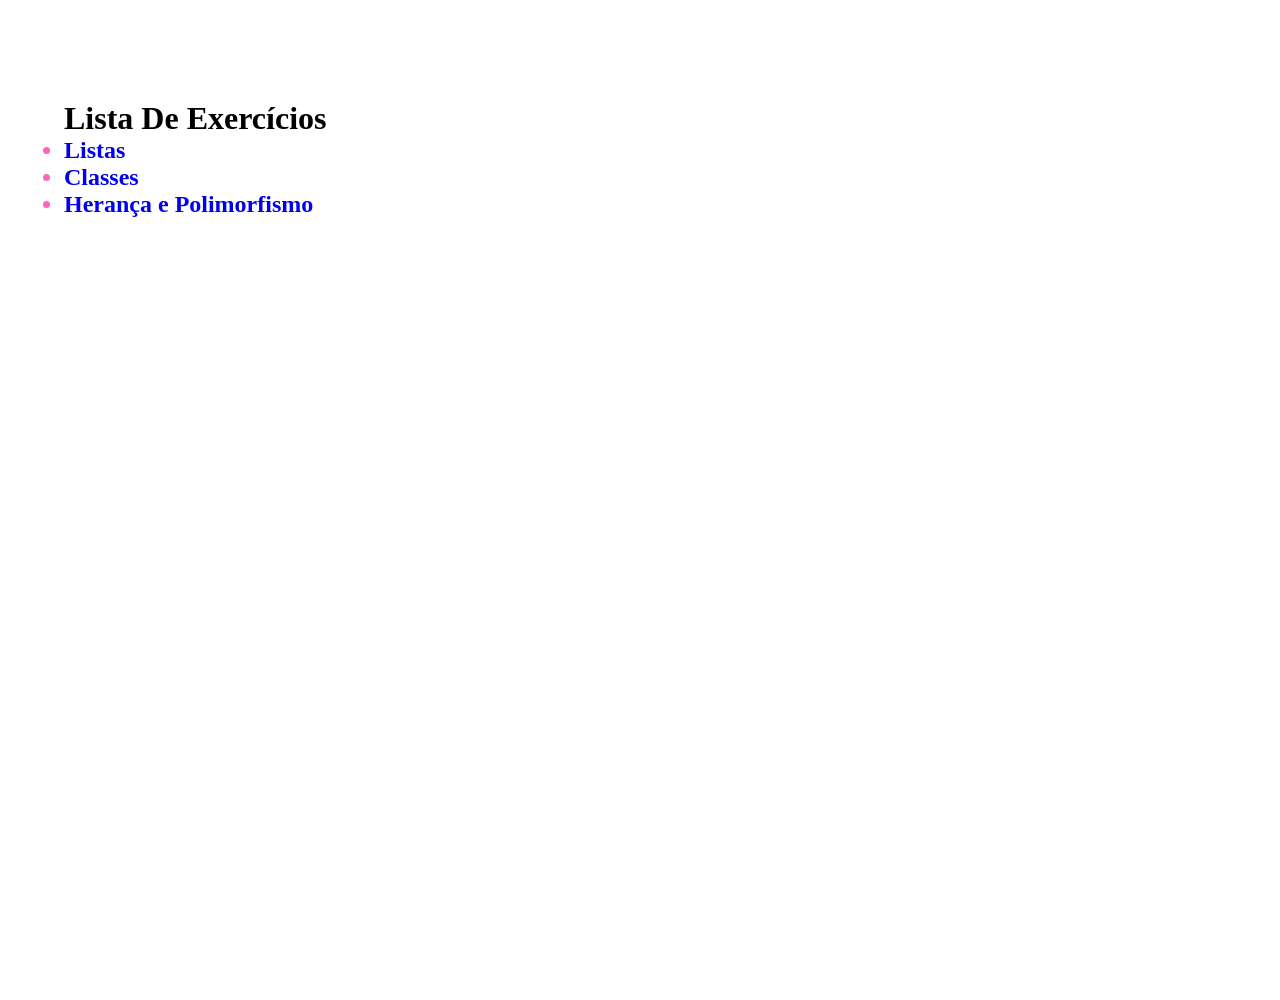
<file: docs/index.html>
<!DOCTYPE html>
<html lang="en">

<head>
  <meta charset="UTF-8">
  <meta name="viewport" content="width=device-width, initial-scale=1.0">
  <title>Projeto Senac Exercícios</title>
  <style>
    body {
        height: 100vh;
        width: 90vw;
        box-sizing: border-box;
        margin: 0 auto;
    }

    ul {
        width: 100%;
        height: 50%;
        margin-top: 100px;
        padding: 0;
        font-style: normal;
        font-weight: bold;
        font-size: 24pt;
    }

    li {
        font-size: 18pt;
        color: #ff65bb;   
    }

    a {
        text-decoration: none;
    }

    li:hover {
        font-size: 20pt;
        font-weight: bolder;
        transition: font-size font-weight 0.5s;
    }
  </style>
  
</head>

<body>

  <ul>
    Lista De Exercícios
    <li>
      <a href="../proj/lista/index.html"> Listas </a>
    </li>
    <li>
      <a href="../proj/classes/index.html"> Classes </a>
    </li>
    <li>
      <a href="../proj/heranca_polimorfismo/index.html"> Herança e Polimorfismo </a>
    </li>
  </ul>
  
</body>

</html>
</file>
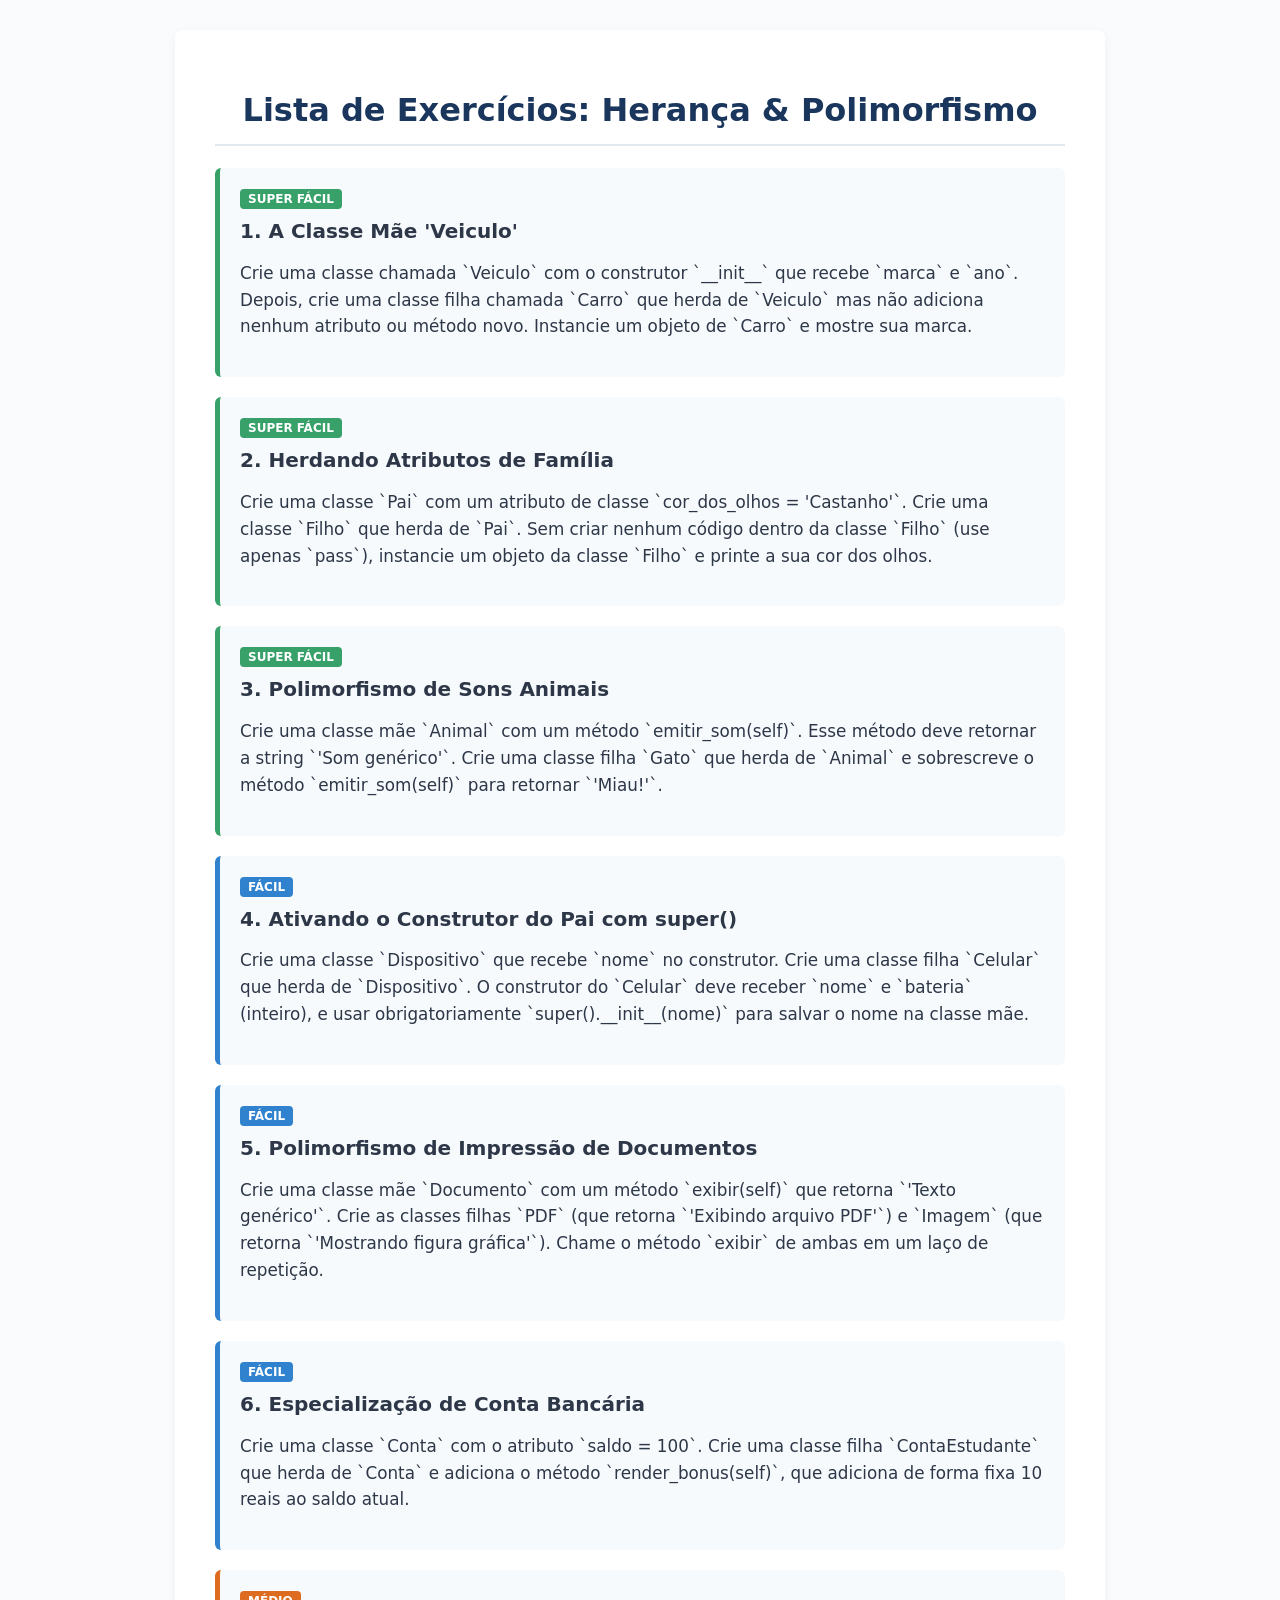
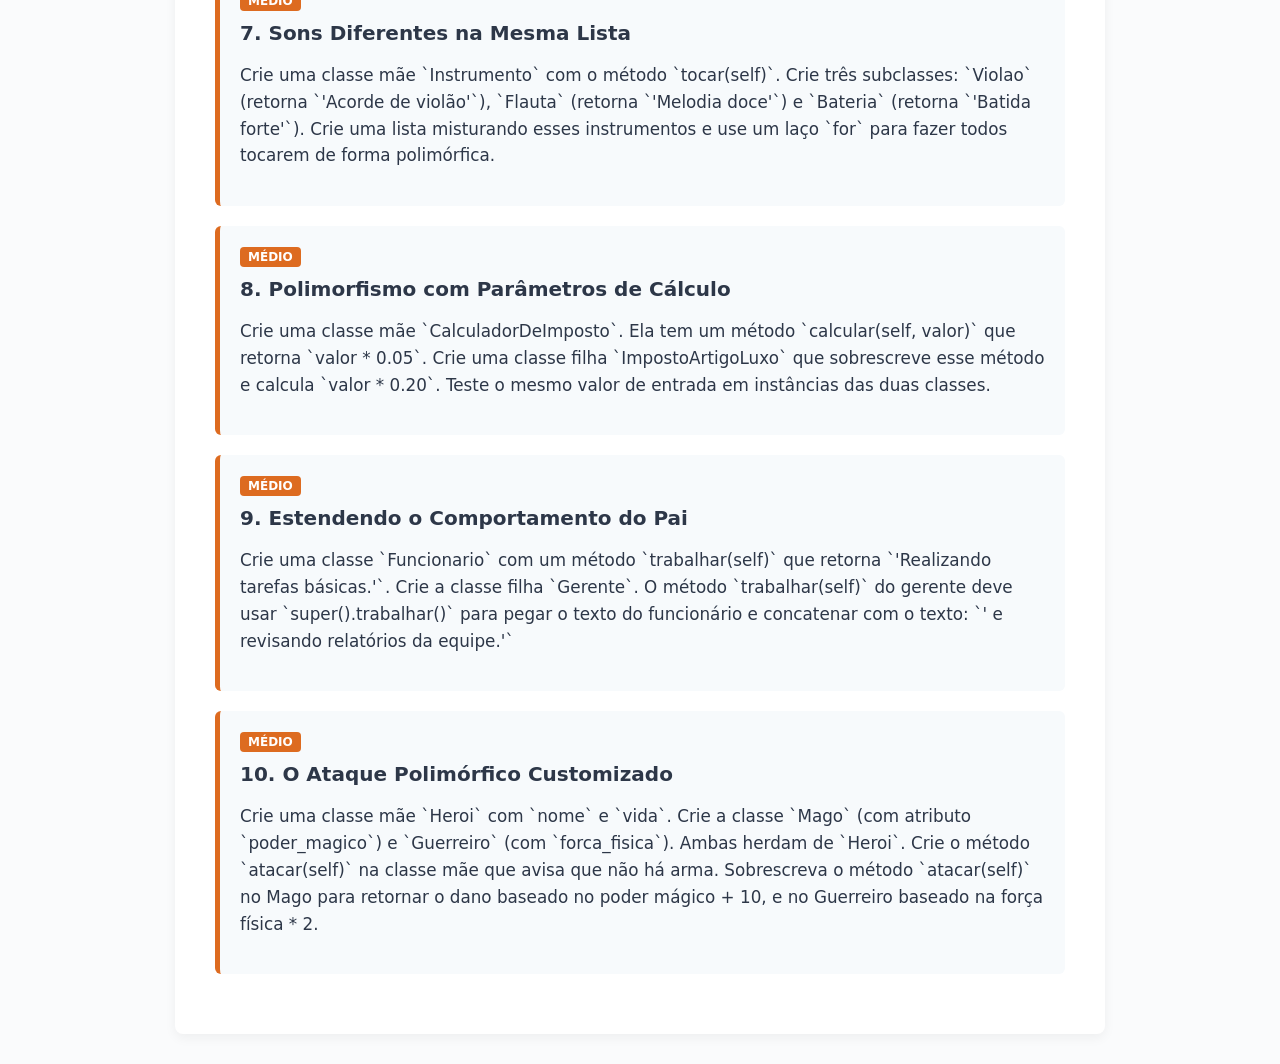
<file: proj/heranca_polimorfismo/index.html>
<!DOCTYPE html>
<html lang="pt-BR">
<head>
    <meta charset="UTF-8">
    <meta name="viewport" content="width=device-width, initial-scale=1.0">
    <title>Exercícios - Herança e Polimorfismo</title>
    <style>
        body { font-family: 'Segoe UI', system-ui, sans-serif; background-color: #fafbfc; color: #2d3748; padding: 30px; margin: 0; }
        .container { max-width: 850px; margin: 0 auto; background: #fff; padding: 40px; border-radius: 8px; box-shadow: 0 4px 12px rgba(0,0,0,0.05); }
        h1 { color: #1a365d; text-align: center; border-bottom: 2px solid #e2e8f0; padding-bottom: 15px; }
        .card { padding: 20px; margin: 20px 0; border-radius: 6px; border-left: 5px solid #cbd5e0; background: #f7fafc; }
        .card.super-fácil { border-left-color: #38a169; }
        .card.fácil { border-left-color: #3182ce; }
        .card.médio { border-left-color: #dd6b20; }
        .badge { display: inline-block; padding: 3px 8px; font-size: 0.75em; font-weight: bold; border-radius: 4px; color: #fff; text-transform: uppercase; margin-bottom: 10px; }
        .badge.super-fácil { background: #38a169; }
        .badge.fácil { background: #3182ce; }
        .badge.médio { background: #dd6b20; }
        h2 { margin-top: 0; font-size: 1.25em; color: #2d3748; }
        p { line-height: 1.6; font-size: 1.05em; }
        code { background: #edf2f7; padding: 2px 5px; border-radius: 4px; font-family: monospace; color: #c53030; }
    </style>
</head>
<body>
    <div class="container">
        <h1>Lista de Exercícios: Herança & Polimorfismo</h1>

        <div class="card super-fácil">
            <span class="badge super-fácil">Super Fácil</span>
            <h2>1. A Classe Mãe 'Veiculo'</h2>
            <p>Crie uma classe chamada `Veiculo` com o construtor `__init__` que recebe `marca` e `ano`. Depois, crie uma classe filha chamada `Carro` que herda de `Veiculo` mas não adiciona nenhum atributo ou método novo. Instancie um objeto de `Carro` e mostre sua marca.</p>
        </div>
    
        <div class="card super-fácil">
            <span class="badge super-fácil">Super Fácil</span>
            <h2>2. Herdando Atributos de Família</h2>
            <p>Crie uma classe `Pai` com um atributo de classe `cor_dos_olhos = 'Castanho'`. Crie uma classe `Filho` que herda de `Pai`. Sem criar nenhum código dentro da classe `Filho` (use apenas `pass`), instancie um objeto da classe `Filho` e printe a sua cor dos olhos.</p>
        </div>
    
        <div class="card super-fácil">
            <span class="badge super-fácil">Super Fácil</span>
            <h2>3. Polimorfismo de Sons Animais</h2>
            <p>Crie uma classe mãe `Animal` com um método `emitir_som(self)`. Esse método deve retornar a string `'Som genérico'`. Crie uma classe filha `Gato` que herda de `Animal` e sobrescreve o método `emitir_som(self)` para retornar `'Miau!'`.</p>
        </div>
    
        <div class="card fácil">
            <span class="badge fácil">Fácil</span>
            <h2>4. Ativando o Construtor do Pai com super()</h2>
            <p>Crie uma classe `Dispositivo` que recebe `nome` no construtor. Crie uma classe filha `Celular` que herda de `Dispositivo`. O construtor do `Celular` deve receber `nome` e `bateria` (inteiro), e usar obrigatoriamente `super().__init__(nome)` para salvar o nome na classe mãe.</p>
        </div>
    
        <div class="card fácil">
            <span class="badge fácil">Fácil</span>
            <h2>5. Polimorfismo de Impressão de Documentos</h2>
            <p>Crie uma classe mãe `Documento` com um método `exibir(self)` que retorna `'Texto genérico'`. Crie as classes filhas `PDF` (que retorna `'Exibindo arquivo PDF'`) e `Imagem` (que retorna `'Mostrando figura gráfica'`). Chame o método `exibir` de ambas em um laço de repetição.</p>
        </div>
    
        <div class="card fácil">
            <span class="badge fácil">Fácil</span>
            <h2>6. Especialização de Conta Bancária</h2>
            <p>Crie uma classe `Conta` com o atributo `saldo = 100`. Crie uma classe filha `ContaEstudante` que herda de `Conta` e adiciona o método `render_bonus(self)`, que adiciona de forma fixa 10 reais ao saldo atual.</p>
        </div>
    
        <div class="card médio">
            <span class="badge médio">Médio</span>
            <h2>7. Sons Diferentes na Mesma Lista</h2>
            <p>Crie uma classe mãe `Instrumento` com o método `tocar(self)`. Crie três subclasses: `Violao` (retorna `'Acorde de violão'`), `Flauta` (retorna `'Melodia doce'`) e `Bateria` (retorna `'Batida forte'`). Crie uma lista misturando esses instrumentos e use um laço `for` para fazer todos tocarem de forma polimórfica.</p>
        </div>
    
        <div class="card médio">
            <span class="badge médio">Médio</span>
            <h2>8. Polimorfismo com Parâmetros de Cálculo</h2>
            <p>Crie uma classe mãe `CalculadorDeImposto`. Ela tem um método `calcular(self, valor)` que retorna `valor * 0.05`. Crie uma classe filha `ImpostoArtigoLuxo` que sobrescreve esse método e calcula `valor * 0.20`. Teste o mesmo valor de entrada em instâncias das duas classes.</p>
        </div>
    
        <div class="card médio">
            <span class="badge médio">Médio</span>
            <h2>9. Estendendo o Comportamento do Pai</h2>
            <p>Crie uma classe `Funcionario` com um método `trabalhar(self)` que retorna `'Realizando tarefas básicas.'`. Crie a classe filha `Gerente`. O método `trabalhar(self)` do gerente deve usar `super().trabalhar()` para pegar o texto do funcionário e concatenar com o texto: `' e revisando relatórios da equipe.'`</p>
        </div>
    
        <div class="card médio">
            <span class="badge médio">Médio</span>
            <h2>10. O Ataque Polimórfico Customizado</h2>
            <p>Crie uma classe mãe `Heroi` com `nome` e `vida`. Crie a classe `Mago` (com atributo `poder_magico`) e `Guerreiro` (com `forca_fisica`). Ambas herdam de `Heroi`. Crie o método `atacar(self)` na classe mãe que avisa que não há arma. Sobrescreva o método `atacar(self)` no Mago para retornar o dano baseado no poder mágico + 10, e no Guerreiro baseado na força física * 2.</p>
        </div>
    </div>
    
</body>

</html>
</file>
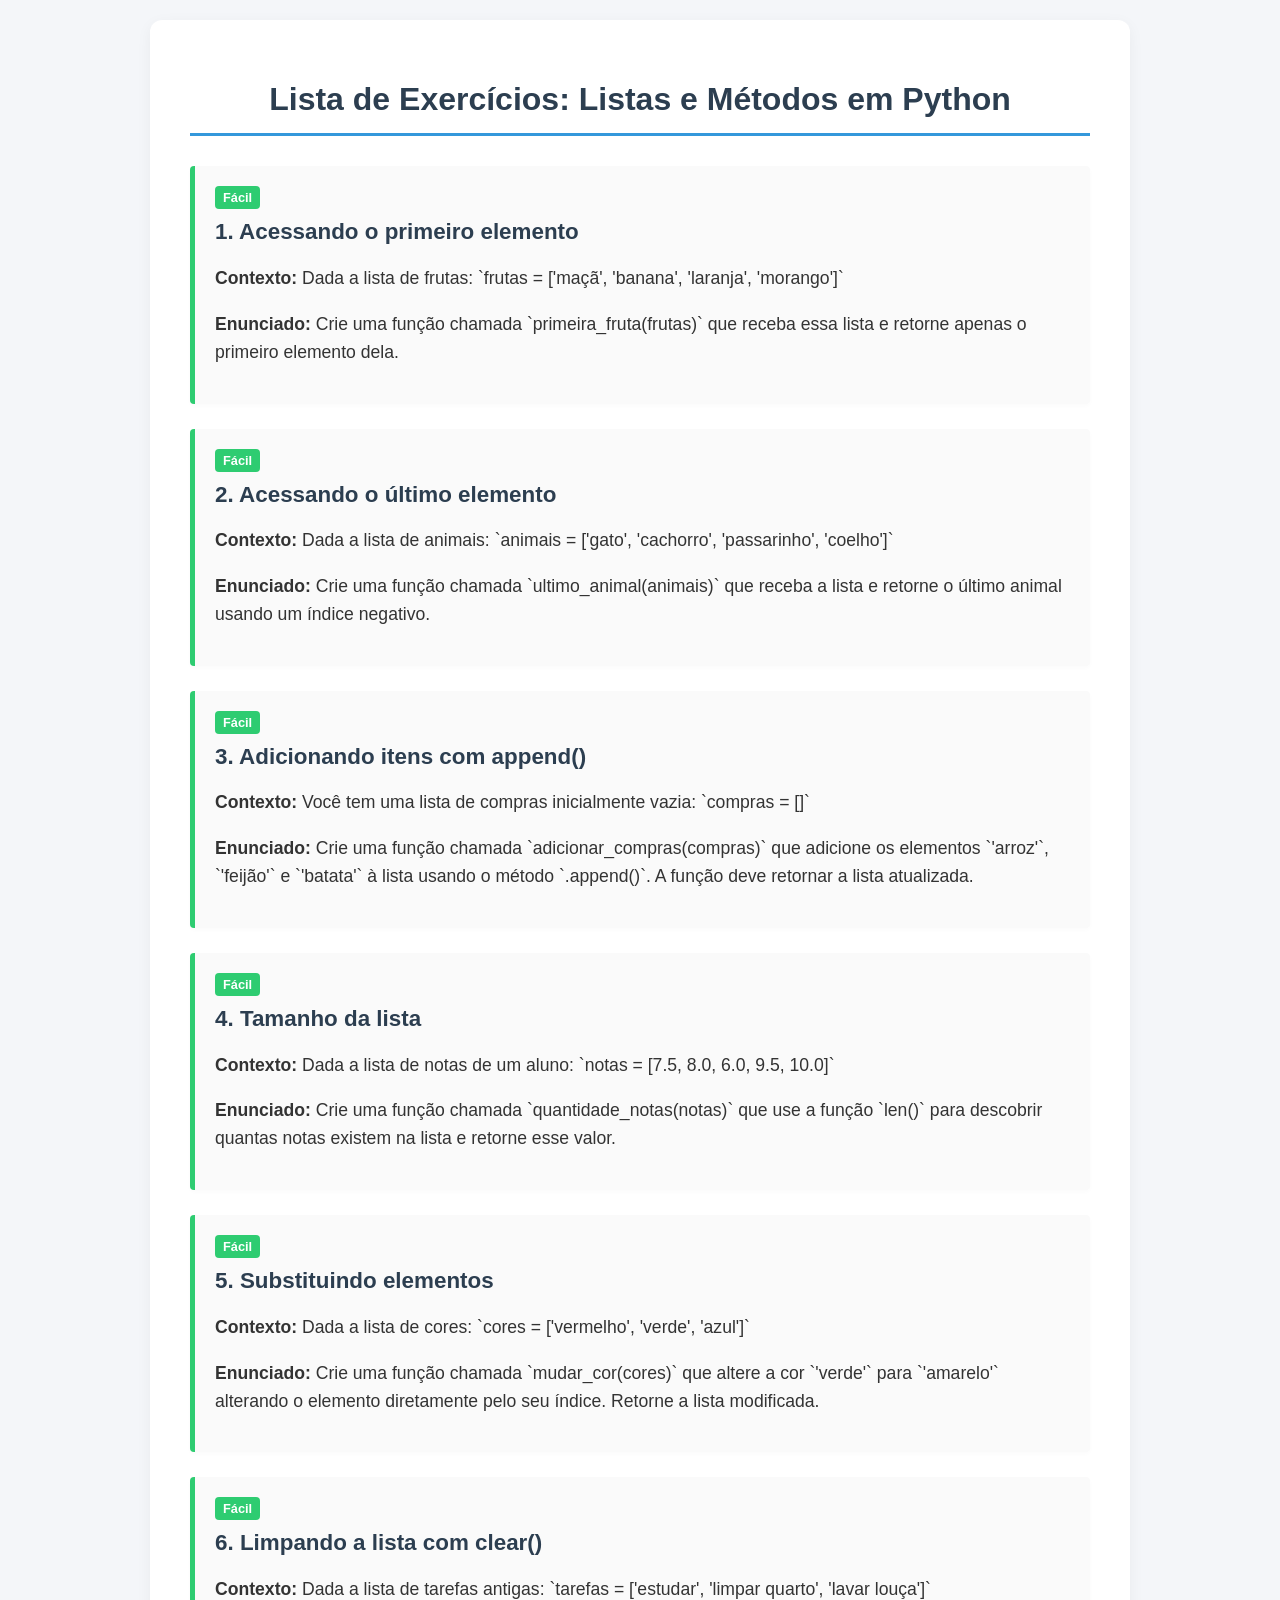
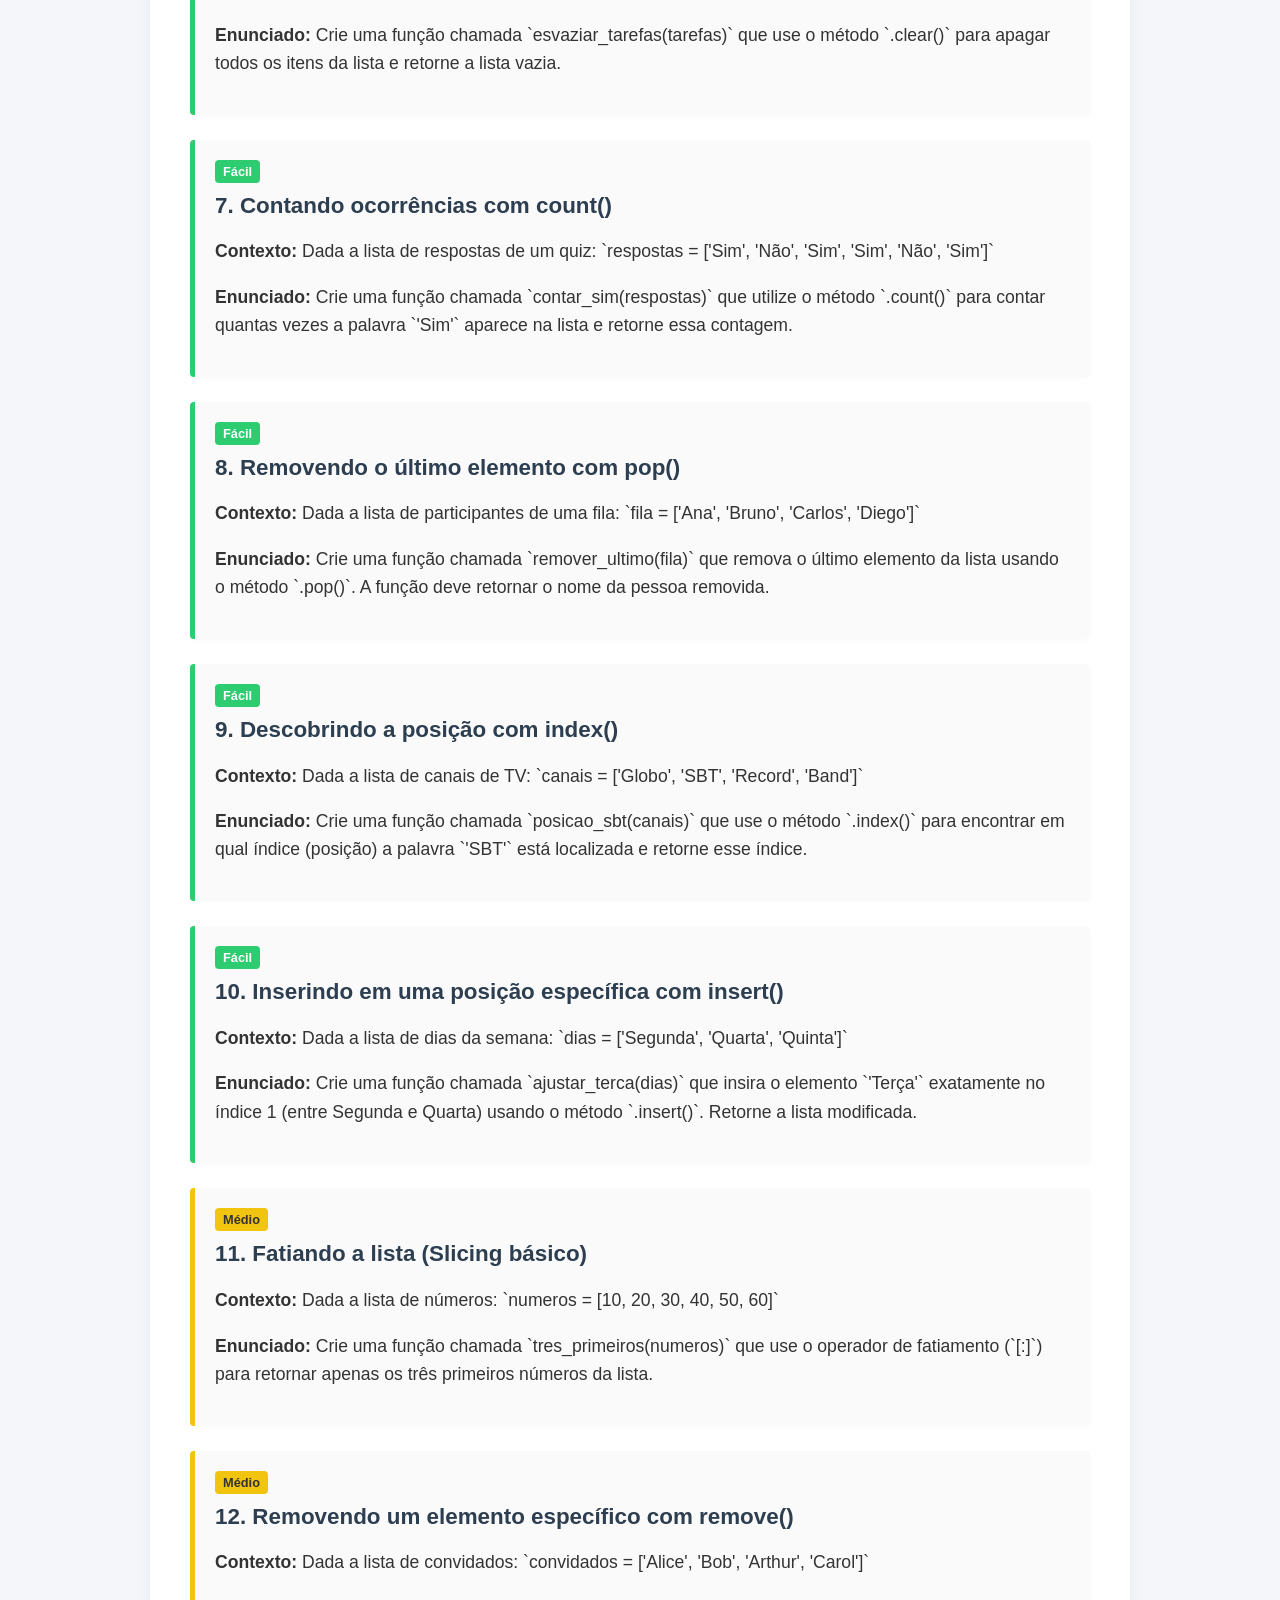
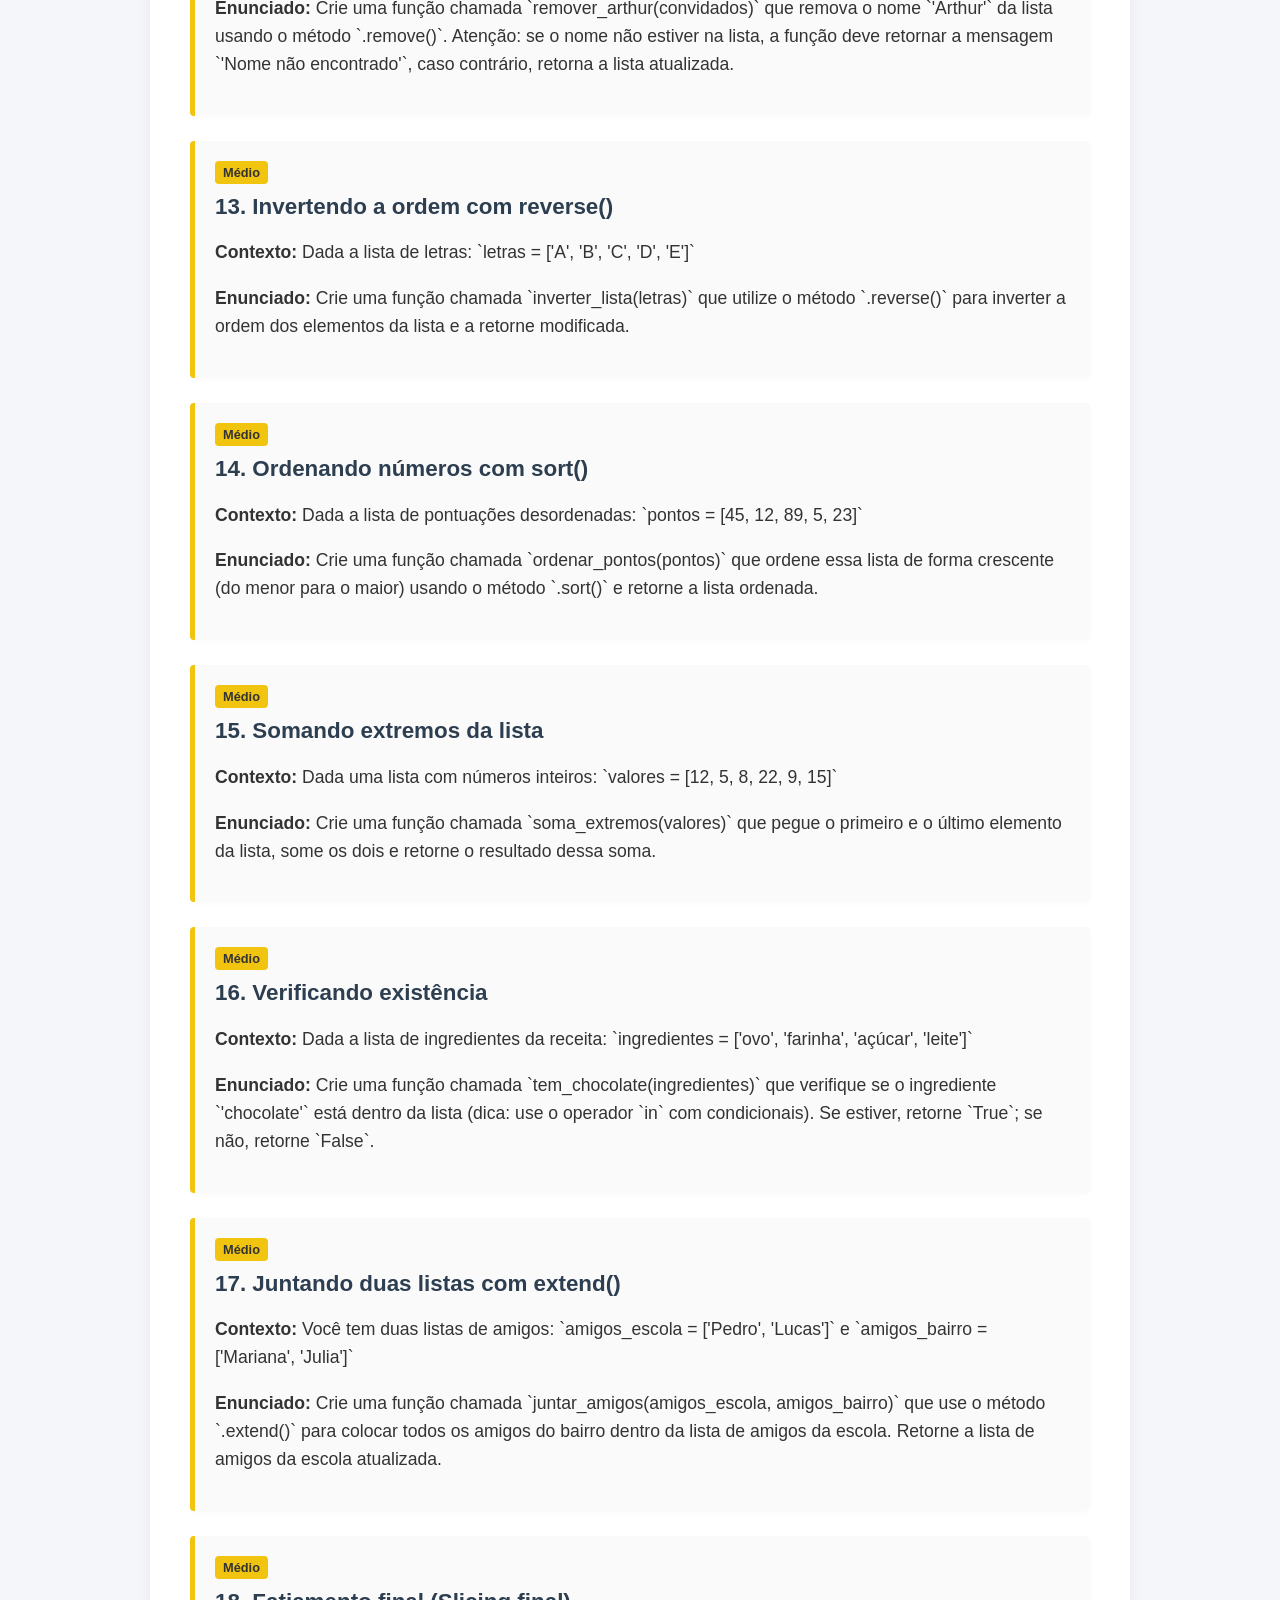
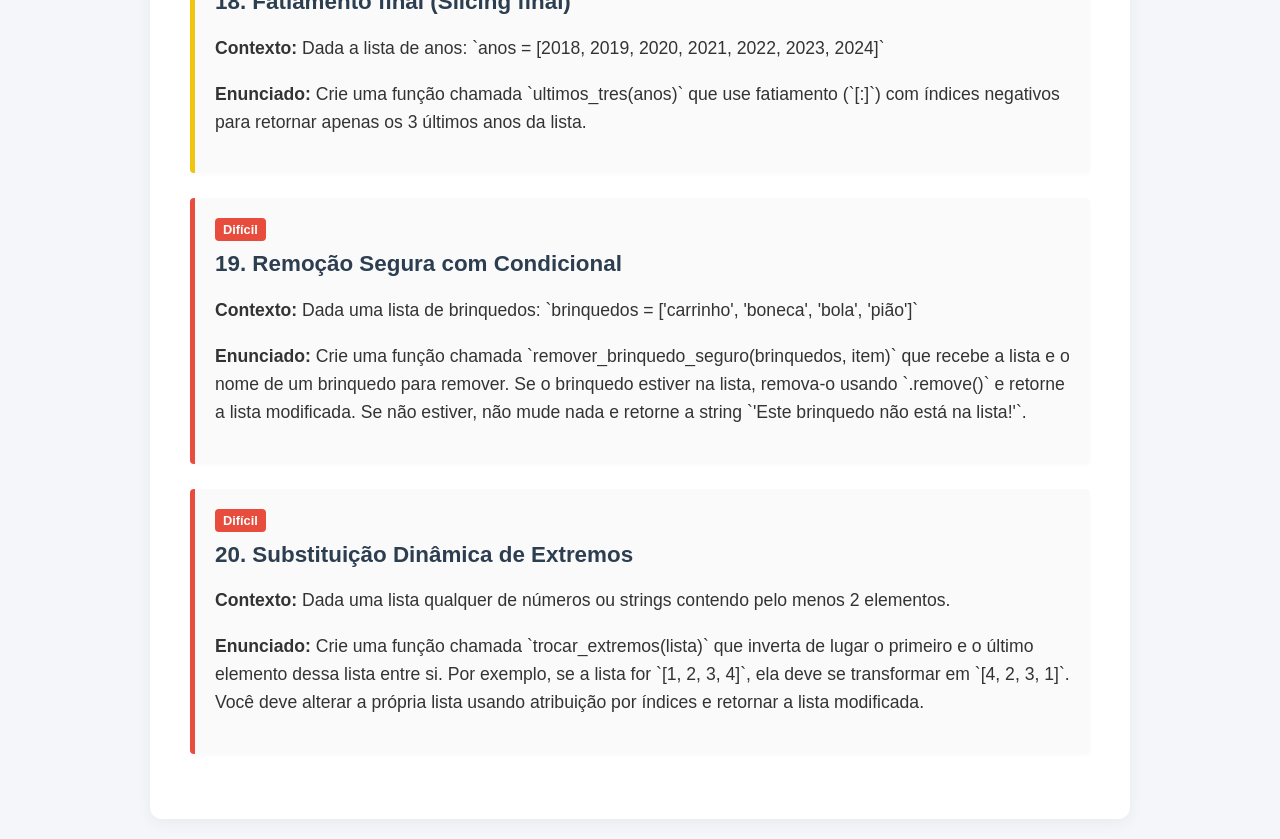
<file: proj/lista/lista_ex.html>
<!DOCTYPE html>
<html lang="pt-BR">
<head>
    <meta charset="UTF-8">
    <meta name="viewport" content="width=device-width, initial-scale=1.0">
    <title>Exercícios de Python - Listas</title>
    <style>
        body {
            font-family: 'Segoe UI', Tahoma, Geneva, Verdana, sans-serif;
            background-color: #f4f6f9;
            color: #333;
            margin: 0;
            padding: 20px;
        }
        .container {
            max-width: 900px;
            margin: 0 auto;
            background: #ffffff;
            padding: 40px;
            border-radius: 12px;
            box-shadow: 0 4px 15px rgba(0,0,0,0.05);
        }
        h1 {
            color: #2c3e50;
            text-align: center;
            border-bottom: 3px solid #3498db;
            padding-bottom: 15px;
            margin-bottom: 30px;
        }
        .exercise-card {
            background: #fafafa;
            border-left: 5px solid #3498db;
            padding: 20px;
            margin-bottom: 25px;
            border-radius: 4px;
            box-shadow: 0 2px 5px rgba(0,0,0,0.02);
        }
        .exercise-card.facil { border-left-color: #2ecc71; }
        .exercise-card.medio { border-left-color: #f1c40f; }
        .exercise-card.dificil { border-left-color: #e74c3c; }
        
        .badge {
            display: inline-block;
            padding: 4px 8px;
            font-size: 0.8em;
            font-weight: bold;
            color: #fff;
            border-radius: 4px;
            margin-bottom: 10px;
        }
        
        .badge.facil { background-color: #2ecc71; }
        .badge.medio { background-color: #f1c40f; color: #333; }
        .badge.dificil { background-color: #e74c3c; }

        h2 {
            margin-top: 0;
            color: #2c3e50;
            font-size: 1.4em;
        }
        p {
            line-height: 1.6;
            font-size: 1.1em;
        }
        code {
            background-color: #eceff1;
            padding: 2px 6px;
            border-radius: 4px;
            font-family: 'Courier New', Courier, monospace;
            font-weight: bold;
            color: #c0392b;
        }
    </style>
</head>
<body>
    <div class="container">
        <h1>Lista de Exercícios: Listas e Métodos em Python</h1>

        <div class="exercise-card facil">
            <span class="badge facil">Fácil</span>
            <h2>1. Acessando o primeiro elemento</h2>
            <p><strong>Contexto:</strong> Dada a lista de frutas: `frutas = ['maçã', 'banana', 'laranja', 'morango']`</p>
            <p><strong>Enunciado:</strong> Crie uma função chamada `primeira_fruta(frutas)` que receba essa lista e retorne apenas o primeiro elemento dela.</p>
        </div>
    
        <div class="exercise-card facil">
            <span class="badge facil">Fácil</span>
            <h2>2. Acessando o último elemento</h2>
            <p><strong>Contexto:</strong> Dada a lista de animais: `animais = ['gato', 'cachorro', 'passarinho', 'coelho']`</p>
            <p><strong>Enunciado:</strong> Crie uma função chamada `ultimo_animal(animais)` que receba a lista e retorne o último animal usando um índice negativo.</p>
        </div>
    
        <div class="exercise-card facil">
            <span class="badge facil">Fácil</span>
            <h2>3. Adicionando itens com append()</h2>
            <p><strong>Contexto:</strong> Você tem uma lista de compras inicialmente vazia: `compras = []`</p>
            <p><strong>Enunciado:</strong> Crie uma função chamada `adicionar_compras(compras)` que adicione os elementos `'arroz'`, `'feijão'` e `'batata'` à lista usando o método `.append()`. A função deve retornar a lista atualizada.</p>
        </div>
    
        <div class="exercise-card facil">
            <span class="badge facil">Fácil</span>
            <h2>4. Tamanho da lista</h2>
            <p><strong>Contexto:</strong> Dada a lista de notas de um aluno: `notas = [7.5, 8.0, 6.0, 9.5, 10.0]`</p>
            <p><strong>Enunciado:</strong> Crie uma função chamada `quantidade_notas(notas)` que use a função `len()` para descobrir quantas notas existem na lista e retorne esse valor.</p>
        </div>
    
        <div class="exercise-card facil">
            <span class="badge facil">Fácil</span>
            <h2>5. Substituindo elementos</h2>
            <p><strong>Contexto:</strong> Dada a lista de cores: `cores = ['vermelho', 'verde', 'azul']`</p>
            <p><strong>Enunciado:</strong> Crie uma função chamada `mudar_cor(cores)` que altere a cor `'verde'` para `'amarelo'` alterando o elemento diretamente pelo seu índice. Retorne a lista modificada.</p>
        </div>
    
        <div class="exercise-card facil">
            <span class="badge facil">Fácil</span>
            <h2>6. Limpando a lista com clear()</h2>
            <p><strong>Contexto:</strong> Dada a lista de tarefas antigas: `tarefas = ['estudar', 'limpar quarto', 'lavar louça']`</p>
            <p><strong>Enunciado:</strong> Crie uma função chamada `esvaziar_tarefas(tarefas)` que use o método `.clear()` para apagar todos os itens da lista e retorne a lista vazia.</p>
        </div>
    
        <div class="exercise-card facil">
            <span class="badge facil">Fácil</span>
            <h2>7. Contando ocorrências com count()</h2>
            <p><strong>Contexto:</strong> Dada a lista de respostas de um quiz: `respostas = ['Sim', 'Não', 'Sim', 'Sim', 'Não', 'Sim']`</p>
            <p><strong>Enunciado:</strong> Crie uma função chamada `contar_sim(respostas)` que utilize o método `.count()` para contar quantas vezes a palavra `'Sim'` aparece na lista e retorne essa contagem.</p>
        </div>
    
        <div class="exercise-card facil">
            <span class="badge facil">Fácil</span>
            <h2>8. Removendo o último elemento com pop()</h2>
            <p><strong>Contexto:</strong> Dada a lista de participantes de uma fila: `fila = ['Ana', 'Bruno', 'Carlos', 'Diego']`</p>
            <p><strong>Enunciado:</strong> Crie uma função chamada `remover_ultimo(fila)` que remova o último elemento da lista usando o método `.pop()`. A função deve retornar o nome da pessoa removida.</p>
        </div>
    
        <div class="exercise-card facil">
            <span class="badge facil">Fácil</span>
            <h2>9. Descobrindo a posição com index()</h2>
            <p><strong>Contexto:</strong> Dada a lista de canais de TV: `canais = ['Globo', 'SBT', 'Record', 'Band']`</p>
            <p><strong>Enunciado:</strong> Crie uma função chamada `posicao_sbt(canais)` que use o método `.index()` para encontrar em qual índice (posição) a palavra `'SBT'` está localizada e retorne esse índice.</p>
        </div>
    
        <div class="exercise-card facil">
            <span class="badge facil">Fácil</span>
            <h2>10. Inserindo em uma posição específica com insert()</h2>
            <p><strong>Contexto:</strong> Dada a lista de dias da semana: `dias = ['Segunda', 'Quarta', 'Quinta']`</p>
            <p><strong>Enunciado:</strong> Crie uma função chamada `ajustar_terca(dias)` que insira o elemento `'Terça'` exatamente no índice 1 (entre Segunda e Quarta) usando o método `.insert()`. Retorne a lista modificada.</p>
        </div>
    
        <div class="exercise-card medio">
            <span class="badge medio">Médio</span>
            <h2>11. Fatiando a lista (Slicing básico)</h2>
            <p><strong>Contexto:</strong> Dada a lista de números: `numeros = [10, 20, 30, 40, 50, 60]`</p>
            <p><strong>Enunciado:</strong> Crie uma função chamada `tres_primeiros(numeros)` que use o operador de fatiamento (`[:]`) para retornar apenas os três primeiros números da lista.</p>
        </div>
    
        <div class="exercise-card medio">
            <span class="badge medio">Médio</span>
            <h2>12. Removendo um elemento específico com remove()</h2>
            <p><strong>Contexto:</strong> Dada a lista de convidados: `convidados = ['Alice', 'Bob', 'Arthur', 'Carol']`</p>
            <p><strong>Enunciado:</strong> Crie uma função chamada `remover_arthur(convidados)` que remova o nome `'Arthur'` da lista usando o método `.remove()`. Atenção: se o nome não estiver na lista, a função deve retornar a mensagem `'Nome não encontrado'`, caso contrário, retorna a lista atualizada.</p>
        </div>
    
        <div class="exercise-card medio">
            <span class="badge medio">Médio</span>
            <h2>13. Invertendo a ordem com reverse()</h2>
            <p><strong>Contexto:</strong> Dada a lista de letras: `letras = ['A', 'B', 'C', 'D', 'E']`</p>
            <p><strong>Enunciado:</strong> Crie uma função chamada `inverter_lista(letras)` que utilize o método `.reverse()` para inverter a ordem dos elementos da lista e a retorne modificada.</p>
        </div>
    
        <div class="exercise-card medio">
            <span class="badge medio">Médio</span>
            <h2>14. Ordenando números com sort()</h2>
            <p><strong>Contexto:</strong> Dada a lista de pontuações desordenadas: `pontos = [45, 12, 89, 5, 23]`</p>
            <p><strong>Enunciado:</strong> Crie uma função chamada `ordenar_pontos(pontos)` que ordene essa lista de forma crescente (do menor para o maior) usando o método `.sort()` e retorne a lista ordenada.</p>
        </div>
    
        <div class="exercise-card medio">
            <span class="badge medio">Médio</span>
            <h2>15. Somando extremos da lista</h2>
            <p><strong>Contexto:</strong> Dada uma lista com números inteiros: `valores = [12, 5, 8, 22, 9, 15]`</p>
            <p><strong>Enunciado:</strong> Crie uma função chamada `soma_extremos(valores)` que pegue o primeiro e o último elemento da lista, some os dois e retorne o resultado dessa soma.</p>
        </div>
    
        <div class="exercise-card medio">
            <span class="badge medio">Médio</span>
            <h2>16. Verificando existência</h2>
            <p><strong>Contexto:</strong> Dada a lista de ingredientes da receita: `ingredientes = ['ovo', 'farinha', 'açúcar', 'leite']`</p>
            <p><strong>Enunciado:</strong> Crie uma função chamada `tem_chocolate(ingredientes)` que verifique se o ingrediente `'chocolate'` está dentro da lista (dica: use o operador `in` com condicionais). Se estiver, retorne `True`; se não, retorne `False`.</p>
        </div>
    
        <div class="exercise-card medio">
            <span class="badge medio">Médio</span>
            <h2>17. Juntando duas listas com extend()</h2>
            <p><strong>Contexto:</strong> Você tem duas listas de amigos: `amigos_escola = ['Pedro', 'Lucas']` e `amigos_bairro = ['Mariana', 'Julia']`</p>
            <p><strong>Enunciado:</strong> Crie uma função chamada `juntar_amigos(amigos_escola, amigos_bairro)` que use o método `.extend()` para colocar todos os amigos do bairro dentro da lista de amigos da escola. Retorne a lista de amigos da escola atualizada.</p>
        </div>
    
        <div class="exercise-card medio">
            <span class="badge medio">Médio</span>
            <h2>18. Fatiamento final (Slicing final)</h2>
            <p><strong>Contexto:</strong> Dada a lista de anos: `anos = [2018, 2019, 2020, 2021, 2022, 2023, 2024]`</p>
            <p><strong>Enunciado:</strong> Crie uma função chamada `ultimos_tres(anos)` que use fatiamento (`[:]`) com índices negativos para retornar apenas os 3 últimos anos da lista.</p>
        </div>
    
        <div class="exercise-card dificil">
            <span class="badge dificil">Difícil</span>
            <h2>19. Remoção Segura com Condicional</h2>
            <p><strong>Contexto:</strong> Dada uma lista de brinquedos: `brinquedos = ['carrinho', 'boneca', 'bola', 'pião']`</p>
            <p><strong>Enunciado:</strong> Crie uma função chamada `remover_brinquedo_seguro(brinquedos, item)` que recebe a lista e o nome de um brinquedo para remover. Se o brinquedo estiver na lista, remova-o usando `.remove()` e retorne a lista modificada. Se não estiver, não mude nada e retorne a string `'Este brinquedo não está na lista!'`.</p>
        </div>
    
        <div class="exercise-card dificil">
            <span class="badge dificil">Difícil</span>
            <h2>20. Substituição Dinâmica de Extremos</h2>
            <p><strong>Contexto:</strong> Dada uma lista qualquer de números ou strings contendo pelo menos 2 elementos.</p>
            <p><strong>Enunciado:</strong> Crie uma função chamada `trocar_extremos(lista)` que inverta de lugar o primeiro e o último elemento dessa lista entre si. Por exemplo, se a lista for `[1, 2, 3, 4]`, ela deve se transformar em `[4, 2, 3, 1]`. Você deve alterar a própria lista usando atribuição por índices e retornar a lista modificada.</p>
        </div>
    
    </div>
</body>
</html>
</file>
